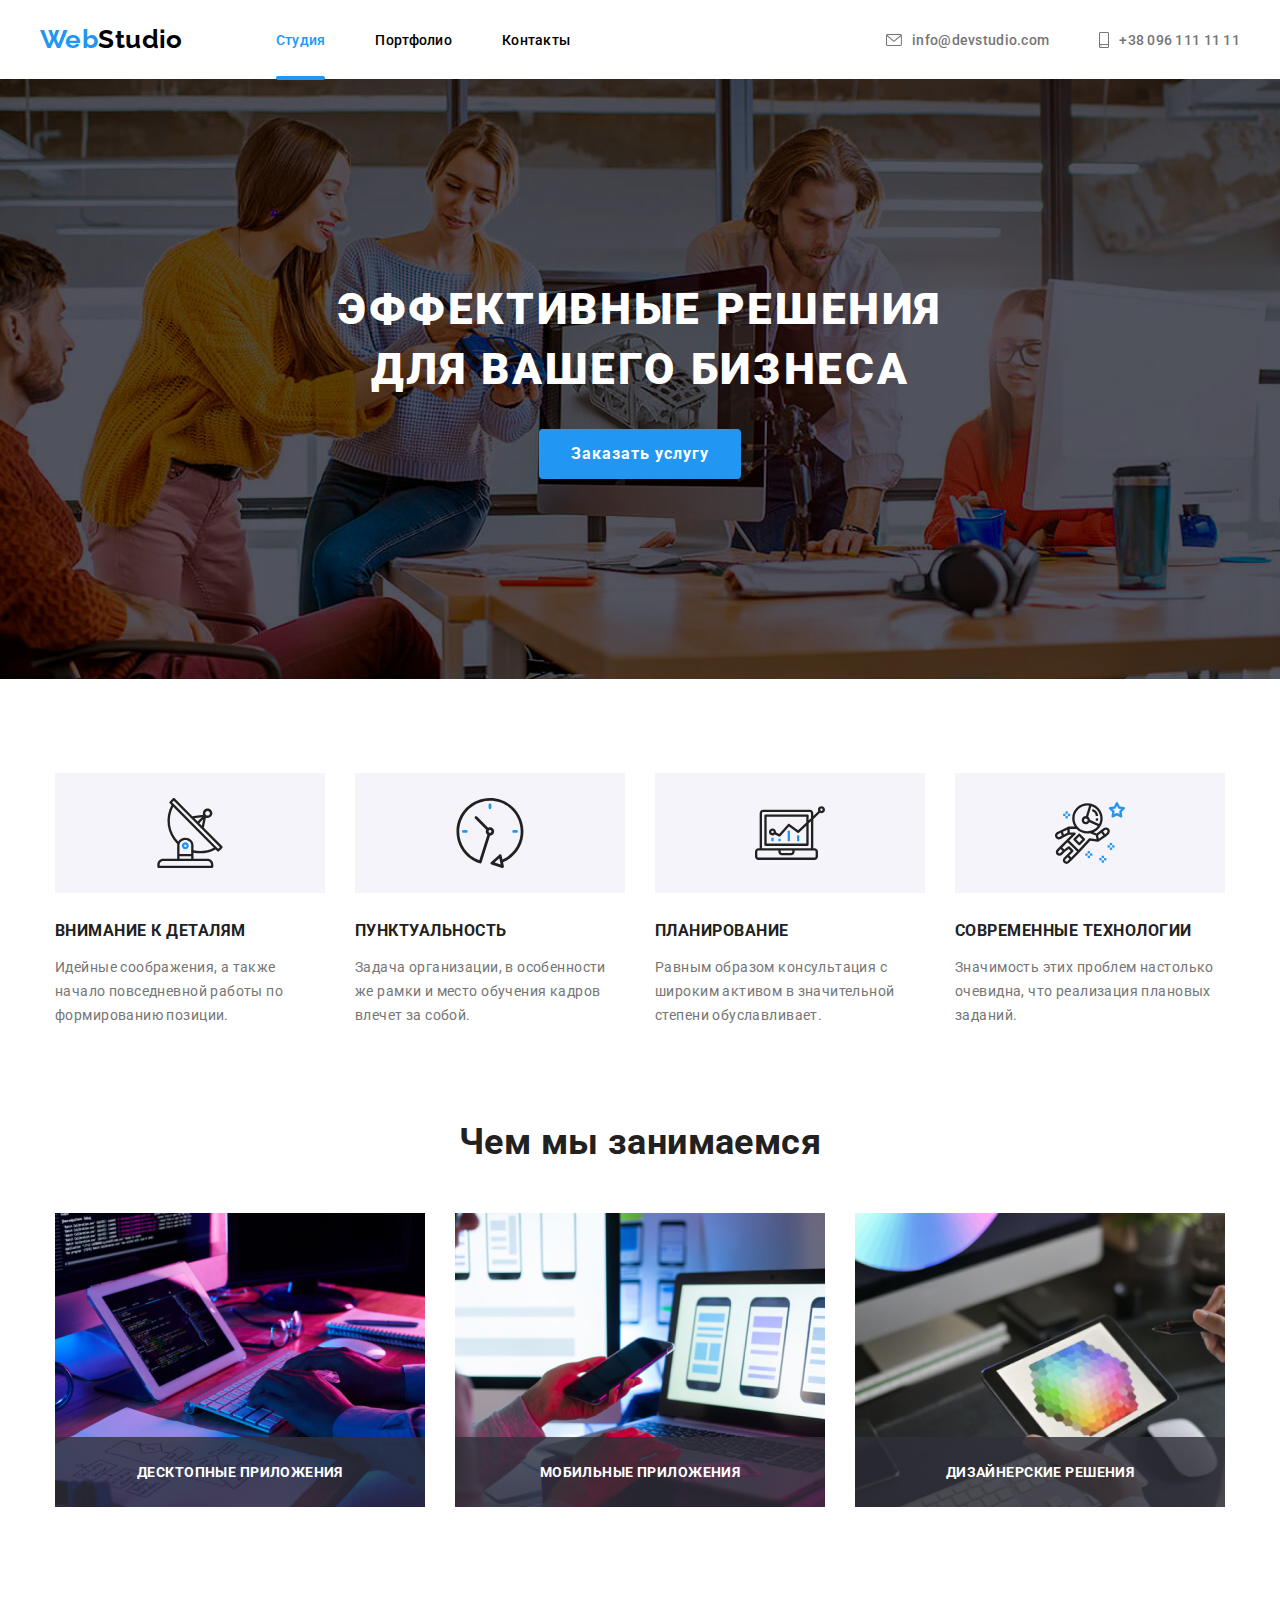
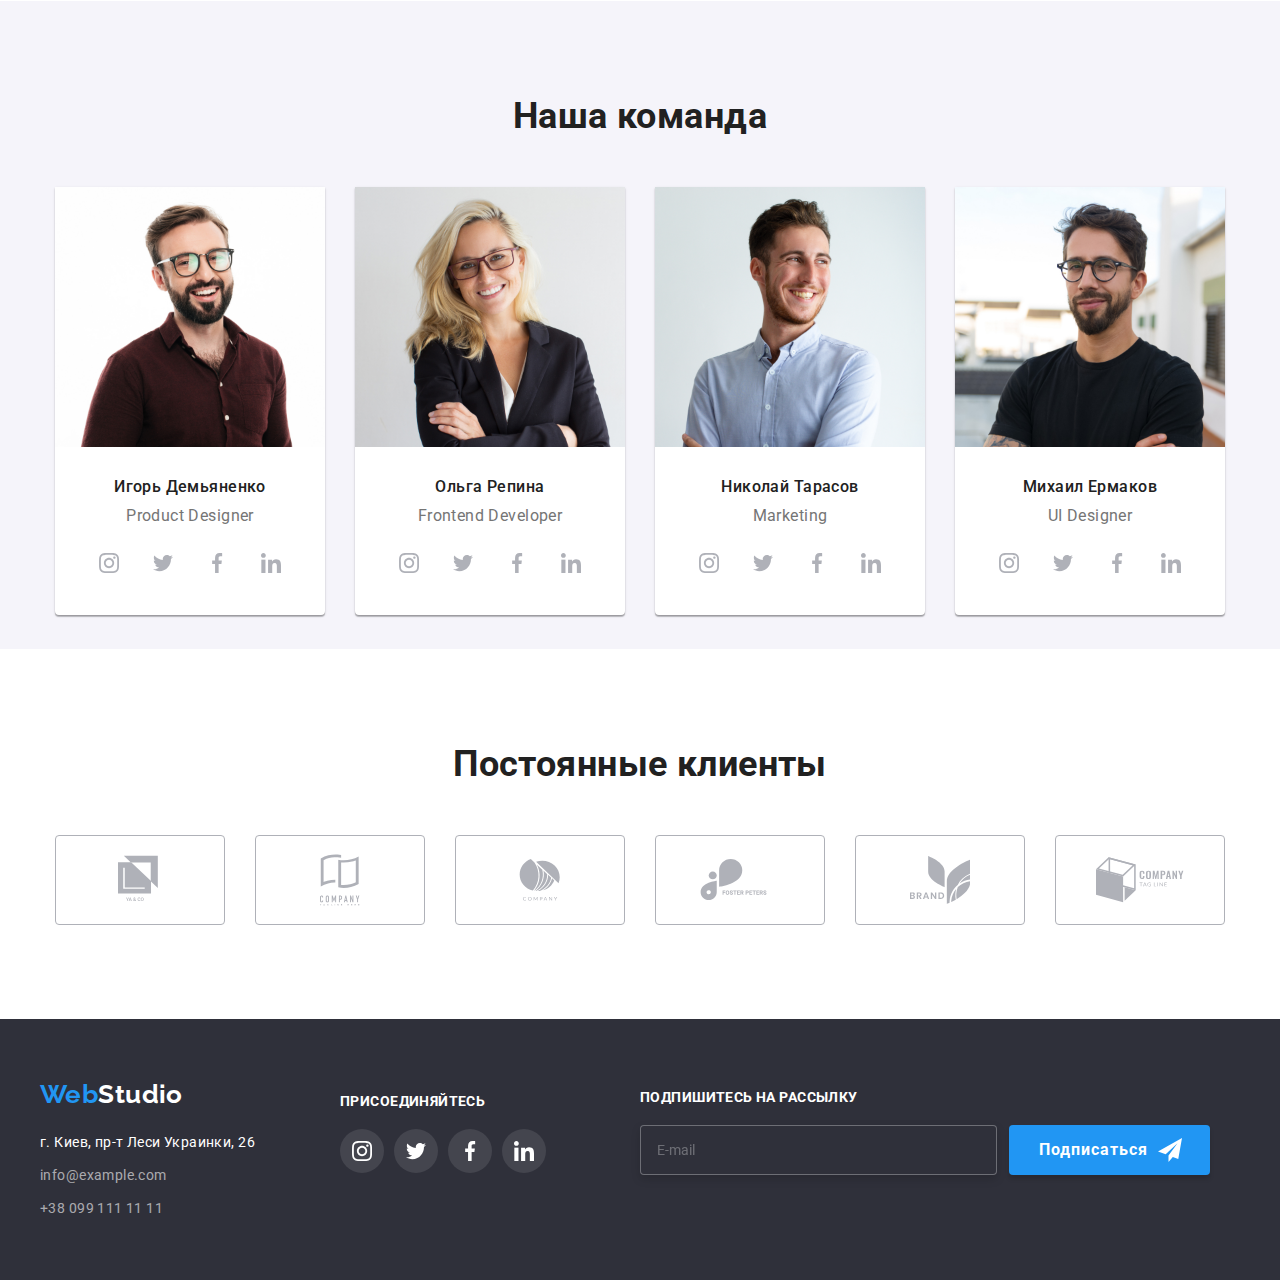
<file: index.html>
<!DOCTYPE html>
<html lang="en">
  <head>
    <meta charset="UTF-8" />
    <meta name="viewport" content="width=device-width, initial-scale=1.0" />
    <link
      rel="stylesheet"
      href="https://cdnjs.cloudflare.com/ajax/libs/modern-normalize/0.2.0/modern-normalize.min.css"
    />
    <link
      href="https://fonts.googleapis.com/css2?family=Raleway:wght@700&family=Roboto:wght@400;500;700;900&display=swap"
      rel="stylesheet"
    />
    <link rel="preconnect" href="https://fonts.gstatic.com" />
    <link rel="stylesheet" href="./css/style.css" />
    <link
      rel="shortcut icon"
      href="./images/JULIA-ICON/JULIA-KLEIMENOVA.png"
      type="image/x-icon"
    />
    <title>Принимай уже 18 коммитов сделал homework-04</title>
  </head>
  <body>
    <!-- header -->
    <header class="header">
      <div class="container header-container">
        <nav class="header__navigation">
          <a class="header__logo" href="./index.html" aria-label="WebStudio"
            ><span class="header__logo-text">Web</span>Studio</a
          >
          <ul class="list header__navigation-list">
            <li class="header__navigation-item">
              <a class="haeder__navigation-link current" href="./index.html"
                >Студия</a
              >
            </li>
            <li class="header__navigation-item">
              <a class="haeder__navigation-link" href="./portfolio.html"
                >Портфолио</a
              >
            </li>
            <li class="header__navigation-item">
              <a class="haeder__navigation-link" href="#">Контакты</a>
            </li>
          </ul>
        </nav>
        <ul class="list header__list">
          <li class="header__item">
            <a class="header__link-info" href="mailto:info@devstudio.com">
              <svg class="header__item-svg-icon" width="16" height="12">
                <use href="./images/icons/sprite.svg#icon-envelope"></use>
              </svg>
              info@devstudio.com</a
            >
          </li>
          <li class="header__item">
            <a class="header__link-info" href="tel:+380961111111">
              <svg class="header__item-svg-icon" width="10px" height="16px">
                <use href="./images/icons/sprite.svg#icon-smartphone"></use>
              </svg>
              +38 096 111 11 11</a
            >
          </li>
        </ul>
      </div>
    </header>

    <!-- Main -->

    <main class="main">
      <!-- Hero -->
      <section class="hero">
        <div class="hero__all">
          <h1 class="hero__caption">Эффективные решения для вашего бизнеса</h1>
          <button data-modal-open class="hero__button">Заказать услугу</button>
        </div>
      </section>
      <!-- About -->
      <section class="section about">
        <div class="container">
          <h2 class="visually-hidden">Особенности</h2>
          <ul class="list about__list">
            <li class="about__list-item about__img1">
              <h3 class="about__list-caption">Внимание к деталям</h3>
              <p class="about__list-text">
                Идейные соображения, а также начало повседневной работы по
                формированию позиции.
              </p>
            </li>
            <li class="about__list-item about__img2">
              <h3 class="about__list-caption">Пунктуальность</h3>
              <p class="about__list-text">
                Задача организации, в особенности же рамки и место обучения
                кадров влечет за собой.
              </p>
            </li>
            <li class="about__list-item about__img3">
              <h3 class="about__list-caption">Планирование</h3>
              <p class="about__list-text">
                Равным образом консультация с широким активом в значительной
                степени обуславливает.
              </p>
            </li>
            <li class="about__list-item about__img4">
              <h3 class="about__list-caption">Современные технологии</h3>
              <p class="about__list-text">
                Значимость этих проблем настолько очевидна, что реализация
                плановых заданий.
              </p>
            </li>
          </ul>
        </div>
      </section>
      <!-- Services -->
      <section class="section services">
        <div class="container">
          <h2 class="caption_our services__caption">Чем мы занимаемся</h2>
          <ul class="list services__list">
            <li class="services__item">
              <img
                class="services__image"
                src="./images/services_image/img1.jpg"
                alt=""
                width="370"
                height="294"
              />
              <p class="services__text">Десктопные приложения</p>
            </li>

            <li class="services__item">
              <img
                class="services__image"
                src="./images/services_image/img2.jpg"
                alt=""
                width="370"
                height="294"
              />
              <p class="services__text">Мобильные приложения</p>
            </li>
            <li class="services__item">
              <img
                class="services__image"
                src="./images/services_image/img3.jpg"
                alt=""
                width="370"
                height="294"
              />
              <p class="services__text">Дизайнерские решения</p>
            </li>
          </ul>
        </div>
      </section>
      <!-- Our team -->
      <section class="section our-team">
        <div class="container">
          <h2 class="caption_our">Наша команда</h2>
          <ul class="list our-team__list">
            <li class="our-team__list-item">
              <img
                class="our-team__images"
                src="./images/our-team/img4.jpg"
                alt=""
                width="270"
                height="260"
              />
              <div class="our-team__several">
                <h3 class="our-team__caption">Игорь Демьяненко</h3>
                <p class="our-team__description">Product Designer</p>
                <ul class="list our-team_icon--list">
                  <li class="our-team_icon--item">
                    <a href="#" class="our-team_icon--link">
                      <svg class="our-team_icon--svg">
                        <use
                          href="./images/icons/sprite.svg#icon-instagram-2"
                        ></use>
                      </svg>
                    </a>
                  </li>
                  <li class="our-team_icon--item">
                    <a href="#" class="our-team_icon--link">
                      <svg class="our-team_icon--svg">
                        <use
                          href="./images/icons/sprite.svg#icon-twitter-1"
                        ></use>
                      </svg>
                    </a>
                  </li>
                  <li class="our-team_icon--item">
                    <a href="#" class="our-team_icon--link">
                      <svg class="our-team_icon--svg">
                        <use
                          class="our-team_icon--use"
                          href="./images/icons/sprite.svg#icon-facebook-1"
                        ></use>
                      </svg>
                    </a>
                  </li>
                  <li class="our-team_icon--item">
                    <a href="#" class="our-team_icon--link">
                      <svg class="our-team_icon--svg">
                        <use
                          href="./images/icons/sprite.svg#icon-linkedin-1"
                        ></use>
                      </svg>
                    </a>
                  </li>
                </ul>
              </div>
            </li>
            <li class="our-team__list-item">
              <img
                class="our-team__images"
                src="./images/our-team/img5.jpg"
                alt=""
                width="270"
                height="260"
              />
              <div class="our-team__several">
                <h3 class="our-team__caption">Ольга Репина</h3>
                <p class="our-team__description">Frontend Developer</p>
                <ul class="list our-team_icon--list">
                  <li class="our-team_icon--item">
                    <a href="#" class="our-team_icon--link">
                      <svg class="our-team_icon--svg">
                        <use
                          href="./images/icons/sprite.svg#icon-instagram-2"
                        ></use>
                      </svg>
                    </a>
                  </li>
                  <li class="our-team_icon--item">
                    <a href="#" class="our-team_icon--link">
                      <svg class="our-team_icon--svg">
                        <use
                          class="our-team_icon--use"
                          href="./images/icons/sprite.svg#icon-twitter-1"
                        ></use>
                      </svg>
                    </a>
                  </li>
                  <li class="our-team_icon--item">
                    <a href="#" class="our-team_icon--link">
                      <svg class="our-team_icon--svg">
                        <use
                          class="our-team_icon--use"
                          href="./images/icons/sprite.svg#icon-facebook-1"
                        ></use>
                      </svg>
                    </a>
                  </li>
                  <li class="our-team_icon--item">
                    <a href="#" class="our-team_icon--link">
                      <svg class="our-team_icon--svg">
                        <use
                          href="./images/icons/sprite.svg#icon-linkedin-1"
                        ></use>
                      </svg>
                    </a>
                  </li>
                </ul>
              </div>
            </li>
            <li class="our-team__list-item">
              <img
                class="our-team__images"
                src="./images/our-team/img6.jpg"
                alt=""
                width="270"
                height="260"
              />
              <div class="our-team__several">
                <h3 class="our-team__caption">Николай Тарасов</h3>
                <p class="our-team__description">Marketing</p>
                <ul class="list our-team_icon--list">
                  <li class="our-team_icon--item">
                    <a href="#" class="our-team_icon--link">
                      <svg class="our-team_icon--svg">
                        <use
                          href="./images/icons/sprite.svg#icon-instagram-2"
                        ></use>
                      </svg>
                    </a>
                  </li>
                  <li class="our-team_icon--item">
                    <a href="#" class="our-team_icon--link">
                      <svg class="our-team_icon--svg">
                        <use
                          href="./images/icons/sprite.svg#icon-twitter-1"
                        ></use>
                      </svg>
                    </a>
                  </li>
                  <li class="our-team_icon--item">
                    <a href="#" class="our-team_icon--link">
                      <svg class="our-team_icon--svg">
                        <use
                          class="our-team_icon--use"
                          href="./images/icons/sprite.svg#icon-facebook-1"
                        ></use>
                      </svg>
                    </a>
                  </li>
                  <li class="our-team_icon--item">
                    <a href="#" class="our-team_icon--link">
                      <svg class="our-team_icon--svg">
                        <use
                          href="./images/icons/sprite.svg#icon-linkedin-1"
                        ></use>
                      </svg>
                    </a>
                  </li>
                </ul>
              </div>
            </li>
            <li class="our-team__list-item">
              <img
                class="our-team__images"
                src="./images/our-team/img7.jpg"
                alt=""
                width="270"
                height="260"
              />
              <div class="our-team__several">
                <h3 class="our-team__caption">Михаил Ермаков</h3>
                <p class="our-team__description">UI Designer</p>
                <ul class="list our-team_icon--list">
                  <li class="our-team_icon--item">
                    <a href="#" class="our-team_icon--link">
                      <svg class="our-team_icon--svg">
                        <use
                          href="./images/icons/sprite.svg#icon-instagram-2"
                        ></use>
                      </svg>
                    </a>
                  </li>
                  <li class="our-team_icon--item">
                    <a href="#" class="our-team_icon--link">
                      <svg class="our-team_icon--svg">
                        <use
                          href="./images/icons/sprite.svg#icon-twitter-1"
                        ></use>
                      </svg>
                    </a>
                  </li>
                  <li class="our-team_icon--item">
                    <a href="#" class="our-team_icon--link">
                      <svg class="our-team_icon--svg">
                        <use
                          class="our-team_icon--use"
                          href="./images/icons/sprite.svg#icon-facebook-1"
                        ></use>
                      </svg>
                    </a>
                  </li>
                  <li class="our-team_icon--item">
                    <a href="#" class="our-team_icon--link">
                      <svg class="our-team_icon--svg">
                        <use
                          href="./images/icons/sprite.svg#icon-linkedin-1"
                        ></use>
                      </svg>
                    </a>
                  </li>
                </ul>
              </div>
            </li>
          </ul>
        </div>
      </section>

      <!-- Regular-customers -->

      <section class="section reg__customers">
        <div class="container">
          <h2 class="caption_our">Постоянные клиенты</h2>
          <ul class="list reg__customers-list">
            <li class="reg__customers-item">
              <a href="" class="reg__customers-link">
                <svg class="reg__customers-svg" width="44px" height="50px">
                  <use href="./images/icons/sprite.svg#icon-logo-1"></use>
                </svg>
              </a>
            </li>
            <li class="reg__customers-item">
              <a href="" class="reg__customers-link">
                <svg class="reg__customers-svg" width="40px" height="52px">
                  <use href="./images/icons/sprite.svg#icon-logo-2"></use>
                </svg>
              </a>
            </li>
            <li class="reg__customers-item">
              <a href="" class="reg__customers-link">
                <svg class="reg__customers-svg" width="42px" height="42px">
                  <use href="./images/icons/sprite.svg#icon-logo-3"></use>
                </svg>
              </a>
            </li>
            <li class="reg__customers-item">
              <a href="" class="reg__customers-link">
                <svg class="reg__customers-svg" width="80px" height="42px">
                  <use href="./images/icons/sprite.svg#icon-logo-4"></use>
                </svg>
              </a>
            </li>
            <li class="reg__customers-item">
              <a href="" class="reg__customers-link">
                <svg class="reg__customers-svg" width="60px" height="48px">
                  <use href="./images/icons/sprite.svg#icon-logo-5"></use>
                </svg>
              </a>
            </li>
            <li class="reg__customers-item">
              <a href="" class="reg__customers-link">
                <svg class="reg__customers-svg" width="88px" height="46px">
                  <use href="./images/icons/sprite.svg#icon-logo-6"></use>
                </svg>
              </a>
            </li>
          </ul>
        </div>
      </section>
    </main>
    <!-- Footer -->
    <footer class="footer">
      <div class="container footer__container">
        <div class="footer__section">
          <a
            class="logo logo__footer"
            href="./index.html"
            aria-label="WebStudio"
            ><span class="logo__text">Web</span
            ><span class="logo__text-white">Studio</span></a
          >
          <ul class="list footer__list">
            <li class="footer__list-item">
              <a class="footer__list-item--link" href=""
                >г. Киев, пр-т Леси Украинки, 26</a
              >
            </li>
            <li class="footer__list-item">
              <a
                class="footer__list-item--link footer_item-color"
                href="mailto:info@devstudio.com"
                >info@example.com</a
              >
            </li>
            <li class="footer__list-item">
              <a
                class="footer__list-item--link footer_item-color"
                href="tel:+380991111111"
                >+38 099 111 11 11</a
              >
            </li>
          </ul>
        </div>
        <div class="footer__section">
          <h2 class="footer-icon__description">присоединяйтесь</h2>
          <ul class="list footer_icon--list">
            <li class="footer_icon--item">
              <a href="#" class="footer_icon--link">
                <svg class="footer_icon--svg">
                  <use href="./images/icons/sprite.svg#icon-instagram-2"></use>
                </svg>
              </a>
            </li>
            <li class="footer_icon--item">
              <a href="#" class="footer_icon--link">
                <svg class="footer_icon--svg">
                  <use href="./images/icons/sprite.svg#icon-twitter-1"></use>
                </svg>
              </a>
            </li>
            <li class="footer_icon--item">
              <a href="#" class="footer_icon--link">
                <svg class="footer_icon--svg">
                  <use
                    class="footer_icon--use"
                    href="./images/icons/sprite.svg#icon-facebook-1"
                  ></use>
                </svg>
              </a>
            </li>
            <li class="footer_icon--item">
              <a href="#" class="footer_icon--link">
                <svg class="footer_icon--svg">
                  <use href="./images/icons/sprite.svg#icon-linkedin-1"></use>
                </svg>
              </a>
            </li>
          </ul>
        </div>
        <div class="footer-form">
          <p class="footer-contact-form-description">Подпишитесь на рассылку</p>
          <form class="footer-contact-form">
            <input
              type="text"
              class="footer-contact-form-input"
              placeholder="E-mail"
            />
            <button class="footer-contact-form-button">
              Подписаться
              <svg class="footer-contact-form-svg">
                <use href="./images/icons/sprite.svg#icon-send"></use>
              </svg>
            </button>
          </form>
        </div>
      </div>
    </footer>

    <div data-modal class="backdrop is-hidden">
      <div class="modal">
        <button data-modal-close type="button" class="close-modal">
          <svg class="close-modal_svg">
            <use href="./images/icons/sprite.svg#icon-close-black"></use>
          </svg>
        </button>

        <form
          class="contact-form"
          name="signup_form"
          autocomplete="on"
          novalidate
        >
          <p class="modal-description">
            Оставьте свои данные, мы вам перезвоним
          </p>

          <label class="contact-form-feild" for="name">
            Имя
            <span class="contact-form-input-wrapper">
              <input
                class="contact-form-input"
                type="text"
                name="user-name"
                id="name"
                required
                minlength="2"
              />
              <svg class="contact-form-icon">
                <use href="./images/icons/sprite.svg#icon-person"></use>
              </svg>
            </span>
          </label>

          <label class="contact-form-feild" for="tel">
            Телефон
            <span class="contact-form-input-wrapper">
              <input
                class="contact-form-input"
                type="tel"
                name="user-phone"
                id="tel"
                required
              />
              <svg class="contact-form-icon">
                <use href="./images/icons/sprite.svg#icon-phone"></use>
              </svg>
            </span>
          </label>

          <label class="contact-form-feild" for="mail">
            Почта
            <span class="contact-form-input-wrapper">
              <input
                class="contact-form-input"
                type="email"
                name="user-mail"
                id="mail"
                required
              />
              <svg class="contact-form-icon">
                <use href="./images/icons/sprite.svg#icon-email"></use>
              </svg>
            </span>
          </label>

          <label class="contact-form-feild" for="textarea">
            Комментарий
            <textarea
              name=""
              id=""
              cols="30"
              rows="10"
              class="contact-form-message"
              placeholder="Введите текст"
            ></textarea>
          </label>
          <input
            class="contact-form-check-policy visually-hidden"
            type="checkbox"
            name="user-policy"
            id="user-policy"
          />
          <label for="user-policy" class="contact-form-policy-label">
            Соглашаюсь с рассылкой и принимаю
            <a class="contact-form-policy-link" href="#">Условия договора</a>
          </label>

          <button class="contact-form-btn" type="submit">Отправить</button>
        </form>
      </div>
    </div>

    <script src="./js/modal.js"></script>
  </body>
</html>
</file>
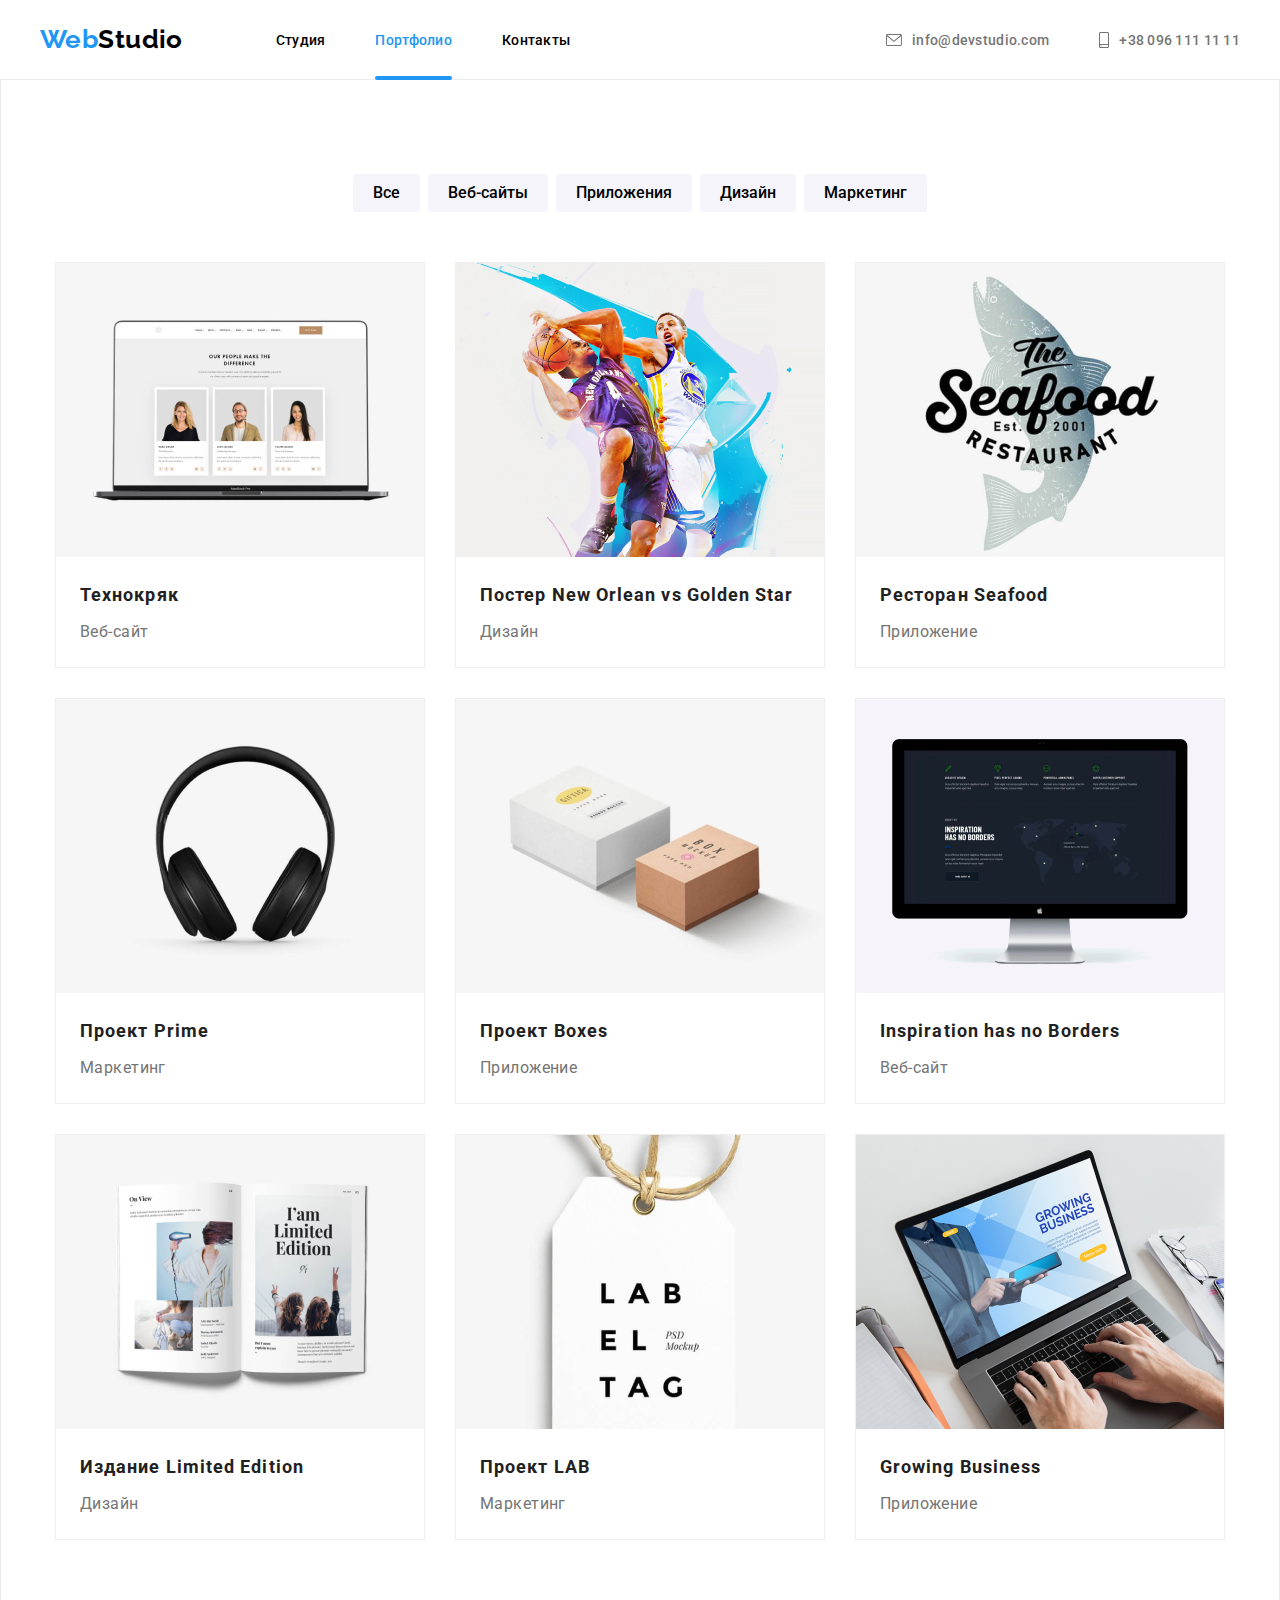
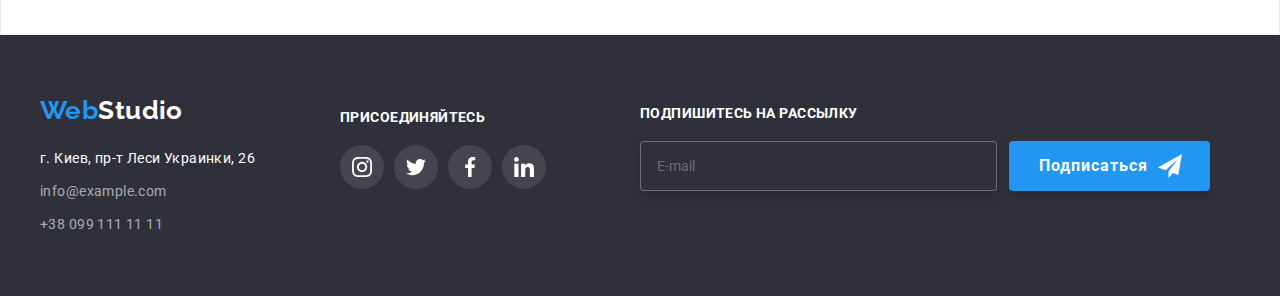
<file: portfolio.html>
<!DOCTYPE html>
<html lang="en">
  <head>
    <meta charset="UTF-8" />
    <meta name="viewport" content="width=device-width, initial-scale=1.0" />
    <link
      rel="stylesheet"
      href="https://cdnjs.cloudflare.com/ajax/libs/modern-normalize/0.2.0/modern-normalize.min.css"
    />
    <link
      href="https://fonts.googleapis.com/css2?family=Raleway:wght@700&family=Roboto:wght@400;500;700;900&display=swap"
      rel="stylesheet"
    />
    <link rel="preconnect" href="https://fonts.gstatic.com" />
    <link rel="stylesheet" href="./css/style.css" />
    <link
      rel="shortcut icon"
      href="./images/JULIA-ICON/JULIA-KLEIMENOVA.png"
      type="image/x-icon"
    />
    <title>homework-03</title>
  </head>

  <body>
    <!-- header -->
    <header class="header">
      <div class="container header-container">
        <nav class="header__navigation">
          <a class="header__logo" href="./index.html" aria-label="WebStudio"
            ><span class="header__logo-text">Web</span>Studio</a
          >
          <ul class="list header__navigation-list">
            <li class="header__navigation-item">
              <a class="haeder__navigation-link" href="./index.html">Студия</a>
            </li>
            <li class="header__navigation-item">
              <a class="haeder__navigation-link current" href="./portfolio.html"
                >Портфолио</a
              >
            </li>
            <li class="header__navigation-item">
              <a class="haeder__navigation-link" href="#">Контакты</a>
            </li>
          </ul>
        </nav>
        <ul class="list header__list">
          <li class="header__item">
            <a class="header__link-info" href="mailto:info@devstudio.com">
              <svg class="header__item-svg-icon" width="16" height="12">
                <use href="./images/icons/sprite.svg#icon-envelope"></use>
              </svg>
              info@devstudio.com</a
            >
          </li>
          <li class="header__item">
            <a class="header__link-info" href="tel:+380961111111">
              <svg class="header__item-svg-icon" width="10px" height="16px">
                <use href="./images/icons/sprite.svg#icon-smartphone"></use>
              </svg>
              +38 096 111 11 11</a
            >
          </li>
        </ul>
      </div>
    </header>
    <!-- Main -->
    <main>
      <!-- section-wrapper -->
      <section class="section wrapper">
        <h1 class="visually-hidden">Портфолио</h1>
        <!-- button-list -->
        <div class="container">
          <ul class="list wrapper-button__list">
            <li class="wrapper-button__item">
              <button class="wrapper__button">Все</button>
            </li>
            <li class="wrapper-button__item">
              <button class="wrapper__button">Веб-сайты</button>
            </li>
            <li class="wrapper-button__item">
              <button class="wrapper__button">Приложения</button>
            </li>
            <li class="wrapper-button__item">
              <button class="wrapper__button">Дизайн</button>
            </li>
            <li class="wrapper-button__item">
              <button class="wrapper__button">Маркетинг</button>
            </li>
          </ul>
          <!-- wrapper-list -->
          <ul class="list second-wrapper__list">
            <li class="second-wrapper__item">
              <a href="#" class="second-wrapper__link">
                <div class="second-wrapper__img">
                  <img
                    src="./images/portfolio/img8.jpg"
                    alt=""
                    class="second-wrapper__images"
                    width="370"
                    height="294"
                  />
                  <p class="overlay">
                    Технокряк это современная площадка распространения
                    коронавируса. Компании используют эту платформу для
                    цифрового шпионажа и атак на защищённые сервера конкурентов.
                  </p>
                </div>
                <div class="second-wrapper__text">
                  <h2 class="second-wrapper__caption">Технокряк</h2>
                  <p class="second-wrapper__second-caption">Веб-сайт</p>
                </div>
              </a>
            </li>

            <li class="second-wrapper__item">
              <a href="#" class="second-wrapper__link">
                <div class="second-wrapper__img">
                  <img
                    src="./images/portfolio/img9.jpg"
                    alt=""
                    class="second-wrapper__images"
                    width="370"
                    height="294"
                  />
                  <p class="overlay">
                    Технокряк это современная площадка распространения
                    коронавируса. Компании используют эту платформу для
                    цифрового шпионажа и атак на защищённые сервера конкурентов.
                  </p>
                </div>
                <div class="second-wrapper__text">
                  <h2 class="second-wrapper__caption">
                    Постер New Orlean vs Golden Star
                  </h2>
                  <p class="second-wrapper__second-caption">Дизайн</p>
                </div>
              </a>
            </li>
            <li class="second-wrapper__item">
              <a href="#" class="second-wrapper__link">
                <div class="second-wrapper__img">
                  <img
                    src="./images/portfolio/img10.jpg"
                    alt=""
                    class="second-wrapper__images"
                    width="370"
                    height="294"
                  />
                  <p class="overlay">
                    Технокряк это современная площадка распространения
                    коронавируса. Компании используют эту платформу для
                    цифрового шпионажа и атак на защищённые сервера конкурентов.
                  </p>
                </div>
                <div class="second-wrapper__text">
                  <h2 class="second-wrapper__caption">Ресторан Seafood</h2>
                  <p class="second-wrapper__second-caption">Приложение</p>
                </div>
              </a>
            </li>
            <li class="second-wrapper__item">
              <a href="#" class="second-wrapper__link">
                <div class="second-wrapper__img">
                  <img
                    src="./images/portfolio/img11.jpg"
                    alt=""
                    class="second-wrapper__images"
                    width="370"
                    height="294"
                  />
                  <p class="overlay">
                    Технокряк это современная площадка распространения
                    коронавируса. Компании используют эту платформу для
                    цифрового шпионажа и атак на защищённые сервера конкурентов.
                  </p>
                </div>
                <div class="second-wrapper__text">
                  <h2 class="second-wrapper__caption">Проект Prime</h2>
                  <p class="second-wrapper__second-caption">Маркетинг</p>
                </div>
              </a>
            </li>
            <li class="second-wrapper__item">
              <a href="#" class="second-wrapper__link">
                <div class="second-wrapper__img">
                  <img
                    src="./images/portfolio/img12.jpg"
                    alt=""
                    class="second-wrapper__images"
                    width="370"
                    height="294"
                  />
                  <p class="overlay">
                    Технокряк это современная площадка распространения
                    коронавируса. Компании используют эту платформу для
                    цифрового шпионажа и атак на защищённые сервера конкурентов.
                  </p>
                </div>
                <div class="second-wrapper__text">
                  <h2 class="second-wrapper__caption">Проект Boxes</h2>
                  <p class="second-wrapper__second-caption">Приложение</p>
                </div>
              </a>
            </li>
            <li class="second-wrapper__item">
              <a href="#" class="second-wrapper__link">
                <div class="second-wrapper__img">
                  <img
                    src="./images/portfolio/img13.jpg"
                    alt=""
                    class="second-wrapper__images"
                    width="370"
                    height="294"
                  />
                  <p class="overlay">
                    Технокряк это современная площадка распространения
                    коронавируса. Компании используют эту платформу для
                    цифрового шпионажа и атак на защищённые сервера конкурентов.
                  </p>
                </div>
                <div class="second-wrapper__text">
                  <h2 class="second-wrapper__caption">
                    Inspiration has no Borders
                  </h2>
                  <p class="second-wrapper__second-caption">Веб-сайт</p>
                </div>
              </a>
            </li>
            <li class="second-wrapper__item">
              <a href="#" class="second-wrapper__link">
                <div class="second-wrapper__img">
                  <img
                    src="./images/portfolio/img14.jpg"
                    alt=""
                    class="second-wrapper__images"
                    width="370"
                    height="294"
                  />
                  <p class="overlay">
                    Технокряк это современная площадка распространения
                    коронавируса. Компании используют эту платформу для
                    цифрового шпионажа и атак на защищённые сервера конкурентов.
                  </p>
                </div>
                <div class="second-wrapper__text">
                  <h3 class="second-wrapper__caption">
                    Издание Limited Edition
                  </h3>
                  <p class="second-wrapper__second-caption">Дизайн</p>
                </div>
              </a>
            </li>
            <li class="second-wrapper__item">
              <a href="#" class="second-wrapper__link">
                <div class="second-wrapper__img">
                  <img
                    src="./images/portfolio/img15.jpg"
                    alt=""
                    class="second-wrapper__images"
                    width="370"
                    height="294"
                  />
                  <p class="overlay">
                    Технокряк это современная площадка распространения
                    коронавируса. Компании используют эту платформу для
                    цифрового шпионажа и атак на защищённые сервера конкурентов.
                  </p>
                </div>
                <div class="second-wrapper__text">
                  <h2 class="second-wrapper__caption">Проект LAB</h2>
                  <p class="second-wrapper__second-caption">Маркетинг</p>
                </div>
              </a>
            </li>
            <li class="second-wrapper__item">
              <a href="#" class="second-wrapper__link">
                <div class="second-wrapper__img">
                  <img
                    src="./images/portfolio/img16.jpg"
                    alt=""
                    class="second-wrapper__images"
                    width="370"
                    height="294"
                  />
                  <p class="overlay">
                    Технокряк это современная площадка распространения
                    коронавируса. Компании используют эту платформу для
                    цифрового шпионажа и атак на защищённые сервера конкурентов.
                  </p>
                </div>
                <div class="second-wrapper__text">
                  <h2 class="second-wrapper__caption">Growing Business</h2>
                  <p class="second-wrapper__second-caption">Приложение</p>
                </div>
              </a>
            </li>
          </ul>
        </div>
      </section>
    </main>
    <!-- Footer -->
    <footer class="footer">
      <div class="container footer__container">
        <div class="footer__section">
          <a
            class="logo logo__footer"
            href="./index.html"
            aria-label="WebStudio"
            ><span class="logo__text">Web</span
            ><span class="logo__text-white">Studio</span></a
          >
          <ul class="list footer__list">
            <li class="footer__list-item">
              <a class="footer__list-item--link" href=""
                >г. Киев, пр-т Леси Украинки, 26</a
              >
            </li>
            <li class="footer__list-item">
              <a
                class="footer__list-item--link footer_item-color"
                href="mailto:info@devstudio.com"
                >info@example.com</a
              >
            </li>
            <li class="footer__list-item">
              <a
                class="footer__list-item--link footer_item-color"
                href="tel:+380991111111"
                >+38 099 111 11 11</a
              >
            </li>
          </ul>
        </div>
        <div class="footer__section">
          <h2 class="footer-icon__description">присоединяйтесь</h2>
          <ul class="list footer_icon--list">
            <li class="footer_icon--item">
              <a href="#" class="footer_icon--link">
                <svg class="footer_icon--svg">
                  <use href="./images/icons/sprite.svg#icon-instagram-2"></use>
                </svg>
              </a>
            </li>
            <li class="footer_icon--item">
              <a href="#" class="footer_icon--link">
                <svg class="footer_icon--svg">
                  <use href="./images/icons/sprite.svg#icon-twitter-1"></use>
                </svg>
              </a>
            </li>
            <li class="footer_icon--item">
              <a href="#" class="footer_icon--link">
                <svg class="footer_icon--svg">
                  <use
                    class="footer_icon--use"
                    href="./images/icons/sprite.svg#icon-facebook-1"
                  ></use>
                </svg>
              </a>
            </li>
            <li class="footer_icon--item">
              <a href="#" class="footer_icon--link">
                <svg class="footer_icon--svg">
                  <use href="./images/icons/sprite.svg#icon-linkedin-1"></use>
                </svg>
              </a>
            </li>
          </ul>
        </div>
        <div class="footer-form">
          <p class="footer-contact-form-description">Подпишитесь на рассылку</p>
          <form class="footer-contact-form">
            <input
              type="text"
              class="footer-contact-form-input"
              placeholder="E-mail"
            />
            <button class="footer-contact-form-button">
              Подписаться
              <svg class="footer-contact-form-svg">
                <use href="./images/icons/sprite.svg#icon-send"></use>
              </svg>
            </button>
          </form>
        </div>
      </div>
    </footer>
  </body>
</html>
</file>
<file: css/style.css>
.visually-hidden {
  position: absolute !important;
  clip: rect(1px 1px 1px 1px);
  clip: rect(1px, 1px, 1px, 1px);
  padding: 0 !important;
  border: 0 !important;
  height: 1px !important;
  width: 1px !important;
  overflow: hidden;
}

html {
  box-sizing: border-box;
}

h1,
h2,
h3,
h4,
h5,
h6,
p {
  margin-top: 0;
}

a {
  text-decoration: none;
}

img {
  display: block;
}

body {
  font-family: Roboto;
  font-style: normal;
  font-weight: 400;
  font-size: 14px;
  line-height: 24px;
  letter-spacing: 0.03em;
}

.list {
  list-style: none;
  margin: 0;
  padding: 0;
}

.container {
  width: 1200px;
  margin: 0 auto;
  padding: 0 15px;
}

.section {
  padding: 94px 0;
}

ul,
ol {
  margin: 0;
  padding: 0;
}

/* header */

.header-container {
  display: flex;
  align-items: center;
  padding: 24px 0;
}

.header__navigation {
  display: flex;
  align-content: center;
}

.header__logo,
.logo__footer {
  font-family: Raleway;
  font-size: 26px;
  font-weight: 700;
  line-height: 31px;
  color: #000000;
  margin-right: 93px;
  transition: color 250ms linear;
}

.header__logo:hover,
.header__logo:focus {
  color: #2196f3;
}

.header__logo-text {
  color: #2196f3;
}

.header__navigation-list {
  display: flex;
  align-items: center;
}

.header__navigation-item:not(:last-child) {
  margin-right: 50px;
}

.haeder__navigation-link {
  position: relative;
  font-weight: 500;
  line-height: 16px;
  letter-spacing: 0.02em;
  color: #000000;
  transition: color 250ms linear;
}

.current::after {
  position: absolute;
  display: flex;
  content: "";
  height: 4px;
  width: 100%;
  bottom: -32px;
  visibility: hidden;
  background-color: #2196f3;
  border-radius: 2px;
}

.haeder__navigation-link:hover,
.haeder__navigation-link:focus {
  color: #2196f3;
}

.current {
  color: #2196f3;
}

.current::after {
  transition-duration: 200ms;
  visibility: visible;
  transition: all 0.9s ease;
}

.header__list {
  display: flex;
  margin-left: auto;
}

.header__link-info {
  display: flex;
  align-items: center;
  font-weight: 500;
  line-height: 16px;
  letter-spacing: 0.02em;
  color: #757575;
  transition: color 250ms linear;
}

.header__item:not(:last-child) {
  margin-right: 50px;
}

.header__link-info:hover,
.header__link-info:focus {
  color: #2196f3;
}

.header__item-svg-icon {
  fill: currentColor;
  margin-right: 10px;
}

/* HERO */

.hero {
  background-image: linear-gradient(rgba(0, 0, 0, 0.4), rgba(0, 0, 0, 0.4)),
    url(../images/bg_image/bg_img.jpg);
  background-repeat: no-repeat;
  background-size: cover;
  background-position: center;
  background-color: #2f303a;
  max-width: 1600px;
  padding: 200px 0;
  margin: 0 auto;
}

.hero__all {
  text-align: center;
  max-width: 696px;
  margin: 0 auto;
}

.hero__caption {
  font-size: 44px;
  line-height: 60px;
  margin: 0 auto 30px;
  letter-spacing: 0.06em;
  text-transform: uppercase;
  color: #ffffff;
  font-weight: 900;
}

.hero__button {
  font-weight: 700;
  font-size: 16px;
  line-height: 30px;
  letter-spacing: 0.06em;
  border-radius: 4px;
  color: #ffffff;
  background-color: #2196f3;
  border: none;
  padding: 10px 32px;
  cursor: pointer;
  box-shadow: 0px 4px 4px rgba(0, 0, 0, 0.15);
  transition: background-color 250ms linear, color 250ms linear;
}

.hero__button:hover,
.hero__button:focus {
  background-color: #188ce8;
}

/* About */

.about__list-item::before {
  display: block;
  content: "";
  background-repeat: no-repeat;
  height: 120px;
  background-color: #f5f4fa;
  background-position: center;
  margin-bottom: 30px;
}

.about__img1::before {
  background-image: url(../images/icons/Group.svg);
}

.about__img2::before {
  background-image: url(../images/icons/clock\ 1.svg);
}

.about__img3::before {
  background-image: url(../images/icons/diagram\ 1.svg);
}

.about__img4::before {
  background-image: url(../images/icons/astronaut\ 1.svg);
}
.about__list {
  display: flex;
  margin-left: -30px;
  margin-top: -30px;
}
.about__list-item {
  flex-wrap: wrap;
  margin-left: 30px;
  margin-top: 30px;
  flex-basis: calc(100% / 4 - 30px);
}

.about__list-caption {
  font-weight: 700;
  text-transform: uppercase;
  font-size: 16px;
  line-height: 16px;
  letter-spacing: 0.03em;
  color: #212121;
}

.about__list-text {
  color: #757575;
  margin-bottom: 0;
}

/* Services */

.services {
  padding-top: 0;
}

.services__list {
  display: flex;
  margin-top: -30px;
  margin-left: -30px;
}

.services__item {
  position: relative;
  display: flex;
  flex-wrap: wrap;
  margin-top: 30px;
  margin-left: 30px;
  flex-basis: calc(100% / 3 - 30px);
  width: 100%;
}
.services__text {
  text-align: center;
  display: inline-block;
  font-weight: 700;

  position: absolute;
  width: 100%;
  height: 70px;
  color: #ffffff;
  text-transform: uppercase;
  line-height: 16px;
  bottom: 0;
  padding: 27px 0;
  margin-bottom: 0;
  background-color: rgba(47, 48, 58, 0.8);
}
/* Our team */

.our-team {
  background: #f5f4fa;
  height: 648px;
}

.our-team__list {
  display: flex;
  margin-left: -30px;
  margin-top: -30px;
}

.our-team__list-item {
  background-color: #ffffff;
  margin-left: 30px;
  margin-top: 30px;
  flex-basis: calc(100% / 4 - 30px);
  box-shadow: 0px 1px 3px rgba(0, 0, 0, 0.12), 0px 1px 1px rgba(0, 0, 0, 0.14),
    0px 2px 1px rgba(0, 0, 0, 0.2);
  border-radius: 0px 0px 4px 4px;
}
.our-team__several {
  padding: 30px 0;
}

.our-team__caption {
  font-weight: 500;
  font-size: 16px;
  line-height: 19px;
  text-align: center;
  color: #212121;
  margin-bottom: 10px;
}

.our-team__images {
  width: 100%;
}

.our-team__description {
  font-size: 16px;
  line-height: 19px;
  text-align: center;
  color: #757575;
  margin-bottom: 16px;
}
.caption_our {
  font-weight: bold;
  font-size: 36px;
  line-height: 42px;
  text-align: center;
  color: #212121;
  margin-bottom: 50px;
}

.our-team_icon--list {
  display: flex;
  justify-content: center;
  flex-wrap: wrap;
}
.our-team_icon--link {
  display: flex;
  align-items: center;
  justify-content: center;
  width: 44px;
  height: 44px;
  transition: background-color 250ms linear, border-radius 250ms linear;
}

.our-team_icon--link:hover,
.our-team_icon--link:focus {
  display: flex;
  background-color: #188ce8;
  border-radius: 50%;
}

.our-team_icon--svg {
  width: 20px;
  height: 20px;
  fill: #afb1b8;
  transition: fill 500ms linear;
}

.our-team_icon--link:hover .our-team_icon--svg,
.our-team_icon--link:focus .our-team_icon--svg {
  fill: #ffffff;
}

.our-team_icon--item {
  display: flex;
  justify-content: space-between;
}
.our-team_icon--item:not(:last-child) {
  margin-right: 10px;
}

.our-team_icon--link {
  display: flex;
  justify-content: center;
}

.our-team_icon--use {
  transition: background-color 250ms linear;
}

.our-team_icon--use:hover,
.our-team_icon--use:focus {
  width: 44px;
  height: 44px;
  background-color: #188ce8;
}

/* Regular__customers */

.reg__customers-list {
  display: flex;
  margin-top: -30px;
  margin-left: -30px;
}

.reg__customers-item {
  width: 100%;
  margin-top: 30px;
  margin-left: 30px;
  flex-basis: calc(100% / 6 - 30px);
}

.reg__customers-link {
  border-radius: 4px;
  border: 1px solid #afb1b8;
  box-sizing: border-box;
  height: 90px;
  display: flex;
  justify-content: center;
  align-items: center;
  flex-wrap: wrap;
  transition: border 250ms linear;
}
.reg__customers-link .reg__customers-svg {
  fill: #afb1b8;
  transition: color 250ms linear, fill 250ms linear;
}

.reg__customers-link:hover .reg__customers-svg,
.reg__customers-link:focus .reg__customers-svg {
  fill: #2196f3;
}

.reg__customers-link:hover {
  border: 1px solid #2196f3;

  box-sizing: border-box;
  border-radius: 4px;
}

/* footer */

.footer {
  background: #2f303a;
}

.footer__section {
  width: 270px;
  margin-right: 30px;
}
.footer__container {
  display: flex;
  padding: 60px 0;
}

.logo__footer {
  display: inline-block;
  margin: 0 0 20px 0;
  transition: color 250ms linear;
}
.logo__text {
  color: #2196f3;
}
.logo__text-white {
  color: #ffffff;
}

.footer__list-item:not(:last-child) {
  margin-bottom: 9px;
}

.footer__list-item--link {
  color: #ffffff;
}

.footer_item-color {
  color: #ffffff99;
  transition: color 250ms linear;
}
.logo__footer:hover,
.logo__footer:focus {
  color: #2196f3;
}
.footer_item-color:hover,
.footer_item-color:focus {
  color: #2196f3;
}

.footer-icon__description {
  padding-top: 14px;
  font-weight: bold;
  line-height: 16px;
  font-size: 14px;
  text-transform: uppercase;
  margin-bottom: 20px;
  color: #ffffff;
}

/* Footer-icons */

.footer_icon--link {
  display: flex;
  align-items: center;
  justify-content: center;
  background-color: rgba(255, 255, 255, 0.1);
  border-radius: 50%;
  width: 44px;
  height: 44px;
  transition: background-color 500ms linear;
}

.footer_icon--list {
  display: flex;
  flex-wrap: wrap;
}
.footer_icon--link:hover,
.footer_icon--link:focus {
  display: flex;
  background-color: #188ce8;
  border-radius: 50%;
}

.footer_icon--item {
  display: flex;
}

.footer_icon--item:not(:last-child) {
  margin-right: 10px;
}

.footer_icon--svg {
  width: 20px;
  height: 20px;
  fill: #ffffff;
}

/* footer-form */

.footer-form {
  width: 570px;
}

.footer-contact-form-description {
  font-weight: bold;
  font-size: 14px;
  line-height: 16px;
  letter-spacing: 0.03em;
  text-transform: uppercase;
  margin-top: 10px;
  color: #ffffff;
  margin-bottom: 20px;
}

.footer-contact-form {
  display: flex;
}

.footer-contact-form-input {
  height: 50px;
  flex-grow: 1;
  margin-right: 12px;
  color: #ffffff;
  padding-left: 16px;
  border: 1px solid rgba(255, 255, 255, 0.3);
  box-sizing: border-box;
  filter: drop-shadow(0px 4px 4px rgba(0, 0, 0, 0.15));
  border-radius: 4px;
  background-color: #2f303a;
}

.footer-contact-form-button {
  padding: 10px 62px 10px 30px;
  position: relative;
  font-weight: 700;
  font-size: 16px;
  line-height: 30px;
  letter-spacing: 0.06em;
  border-radius: 4px;
  color: #ffffff;
  border: none;
  cursor: pointer;

  background-color: #2196f3;
  box-shadow: 0px 4px 4px rgba(0, 0, 0, 0.15);
  transition: background-color 250ms linear, color 250ms linear;
}

.footer-contact-form-svg {
  position: absolute;
  width: 24px;
  height: 24px;
  top: 50%;
  right: 28px;
  fill: #ffffff;
  transform: translateY(-50%);
}

.footer-contact-form-input::placeholder {
  color: rgba(255, 255, 255, 0.3);
}

.footer-contact-form-button:hover,
.footer-contact-form-button:focus {
  background-color: #188ce8;
}

/* Портфолио */

.wrapper {
  border: 1px solid #ececec;
}

.wrapper-button__list {
  display: flex;
  justify-content: center;
  margin-bottom: 50px;
}

.wrapper-button__item:not(:last-child) {
  margin-right: 8px;
}

.wrapper__button {
  font-weight: 500;
  font-size: 16px;
  line-height: 26px;
  background-color: #f5f4fa;
  border-radius: 4px;
  border: none;
  padding: 6px 20px;
  transition: background-color 250ms linear, color 250ms linear;
}

.wrapper__button:hover,
.wrapper__button:focus {
  background-color: #2196f3;
  color: #ffffff;
  box-shadow: 0px 3px 1px rgba(0, 0, 0, 0.1), 0px 1px 2px rgba(0, 0, 0, 0.08),
    0px 2px 2px rgba(0, 0, 0, 0.12);
}

.second-wrapper__list {
  margin-left: -30px;
  margin-top: -30px;
  display: flex;
  flex-wrap: wrap;
}

.second-wrapper__item {
  margin-left: 30px;
  margin-top: 30px;
  width: calc((100% - 90px) / 3);
}
.second-wrapper__link {
  display: block;
  background: #ffffff;
  border: 1px solid #eeeeee;
  box-sizing: border-box;
  transition: box-shadow 250ms linear;
}

.second-wrapper__link:hover,
.second-wrapper__link:focus {
  box-shadow: 0px 1px 1px rgba(0, 0, 0, 0.12), 0px 4px 4px rgba(0, 0, 0, 0.06),
    1px 4px 6px rgba(0, 0, 0, 0.16);
}

.second-wrapper__text {
  padding: 20px 24px;
}

.second-wrapper__caption {
  margin-bottom: 4px;
  font-weight: 700;
  font-size: 18px;
  line-height: 36px;
  letter-spacing: 0.06em;
  color: #212121;
}

.second-wrapper__second-caption {
  font-size: 16px;
  line-height: 30px;
  margin-bottom: 0;
  color: #757575;
}
.second-wrapper__link:hover .overlay,
.second-wrapper__link:focus .overlay {
  transform: translateY(0%);
}
.second-wrapper__img {
  position: relative;
  overflow: hidden;
}

.overlay {
  position: absolute;
  font-size: 18px;
  line-height: 28px;

  top: 0;
  left: 0;
  width: 100%;
  height: 100%;
  padding: 63px 24px;
  background-color: rgba(33, 150, 243, 0.9);
  color: #ffffff;
  border: none;

  transform: translateY(100%);
  transition: transform 250ms linear;
}

/* Modal */

.backdrop {
  position: fixed;
  top: 0;
  right: 0;
  width: 100%;
  height: 100%;
  z-index: 100;
  background-color: rgba(0, 0, 0, 0.5);

  transition: all 500ms linear;
}
.backdrop.is-hidden {
  opacity: 0;
  visibility: hidden;
  pointer-events: none;
}

.modal {
  position: absolute;
  top: 50%;
  left: 50%;
  transform: translate(-50%, -50%);
  overflow: hidden;

  padding: 40px;
  width: 528px;
  height: 581px;
  background-color: #ffffff;
  border-radius: 4px;
}

.close-modal {
  position: absolute;
  top: 8px;
  right: 8px;
  width: 30px;
  height: 30px;
  border-radius: 50%;
  border: 1px solid rgba(0, 0, 0, 0.1);
  background-color: transparent;
  box-sizing: border-box;
  display: flex;
  justify-content: center;
  align-items: center;
  cursor: pointer;
  outline: none;
  transition: background-color 250ms linear;
}

.close-modal:hover,
.close-modal:focus {
  background-color: #2196f3;
}

.close-modal:hover .close-modal_svg,
.close-modal:focus .close-modal_svg {
  fill: #ffffff;
}

.close-modal_svg {
  width: 18px;
  height: 18px;
  fill: #000000;
  transition: fill 250ms linear;
}

.contact-form-message {
  resize: none;
  width: 200px;
  height: 80px;
}

/* modal-form */

.modal-description {
  font-weight: 700;
  font-size: 20px;
  line-height: 23px;
  text-align: center;
  color: #212121;
}

.contact-form {
  display: flex;
  flex-direction: column;
}

.contact-form-input {
  display: block;
  width: 100%;
  height: 40px;
  border: 1px solid rgba(33, 33, 33, 0.2);
  box-sizing: border-box;
  border-radius: 4px;
  padding-left: 42px;
}

.contact-form-input:focus {
  outline: none;
  border-color: #2196f3;
  box-sizing: border-box;
  border-radius: 4px;
}

.contact-form-input:focus + .contact-form-icon {
  fill: #2196f3;
}

.contact-form-message:focus {
  outline: none;
  border-color: #2196f3;
  box-sizing: border-box;
  border-radius: 4px;
}

.contact-form-icon {
  position: absolute;
  width: 18px;
  height: 18px;
  top: 50%;
  left: 10px;
  transform: translateY(-50%);
  fill: #212121;
}

.contact-form-input-wrapper {
  position: relative;
  display: block;
  margin-top: 4px;
}

.contact-form-message {
  width: 100%;
  height: 120px;
  border: 1px solid rgba(33, 33, 33, 0.2);
  box-sizing: border-box;
  border-radius: 4px;
  padding: 12px 16px;
  margin-top: 4px;
  margin-bottom: 20px;
}

.contact-form-message::placeholder {
  color: rgba(117, 117, 117, 0.5);
}

.contact-form-policy-label {
  margin-bottom: 30px;
  text-align: center;
  color: #757575;
}

.contact-form-policy-link {
  color: #2196f3;
  text-decoration: underline;
}

.contact-form-policy-label::before {
  display: inline-block;
  content: "";
  border: 1px solid #212121;
  width: 16px;
  height: 15px;
  background-repeat: no-repeat;
  background-position: center;
  background-image: url(../images/icons/Vector.svg);
  border-radius: 3px;
  margin-right: 10px;
}

.contact-form-check-policy:checked + .contact-form-policy-label::before {
  background-color: #2196f3;
  border-radius: 3px;
  border: none;
}
.contact-form-feild {
  color: #757575;
  font-size: 12px;
  line-height: 14px;
  letter-spacing: 0.01em;
}

.contact-form-feild + .contact-form-feild {
  margin-top: 10px;
}

.contact-form-btn {
  display: block;
  min-width: 200px;
  font-weight: 700;
  font-size: 16px;
  line-height: 30px;
  letter-spacing: 0.06em;
  border-radius: 4px;
  align-self: center;
  color: #ffffff;
  background-color: #2196f3;
  border: none;
  padding: 10px 55px;
  cursor: pointer;
  transition: background-color 250ms linear, color 250ms linear;
  box-shadow: 0px 4px 4px rgba(0, 0, 0, 0.15);
}

.contact-form-btn:hover,
.contact-form-btn:focus {
  background-color: #188ce8;
}
</file>
